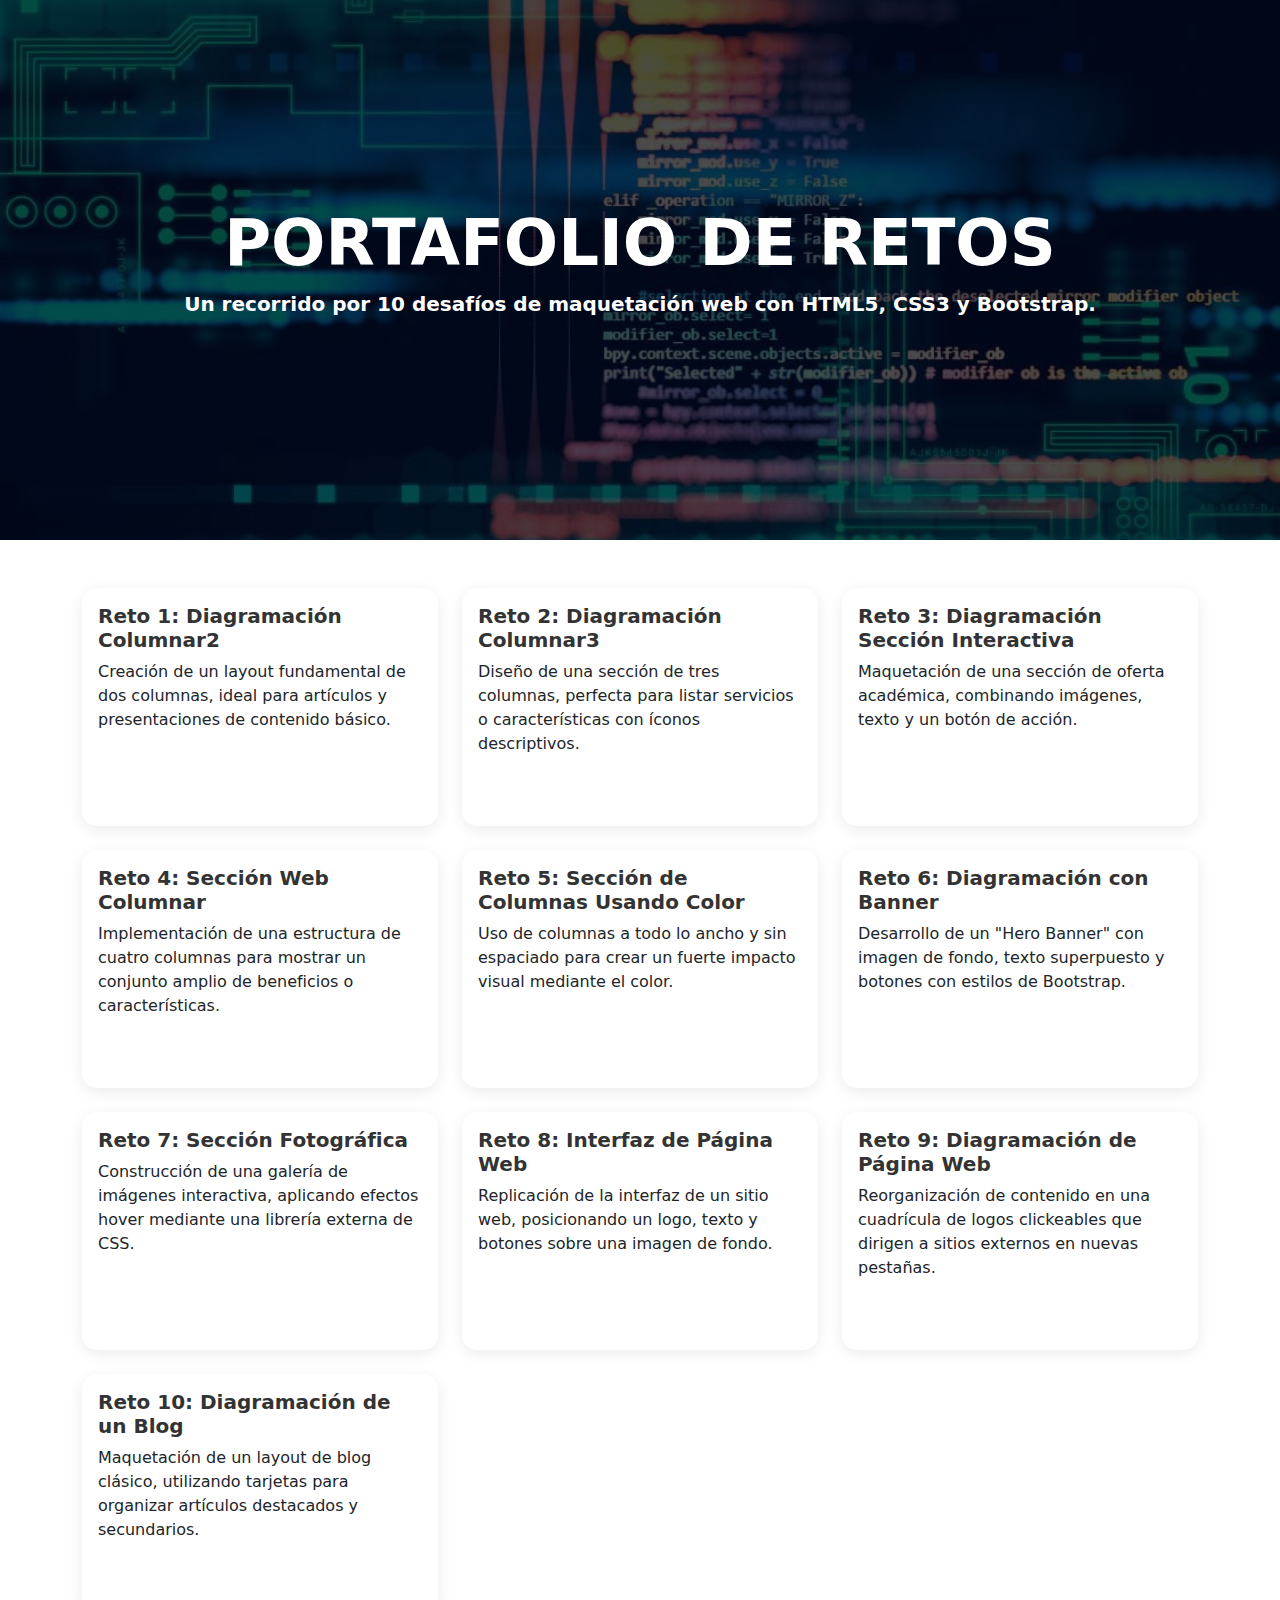
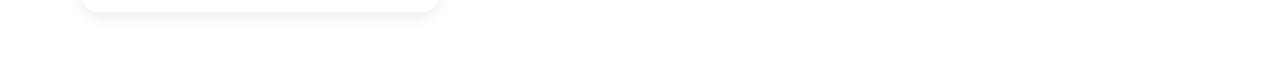
<file: tarea2/index.html>
<!DOCTYPE html>
<html lang="es">
<head>
    <meta charset="UTF-8">
    <meta name="viewport" content="width=device-width, initial-scale=1.0">
    <title>Portafolio de Retos - Johan Soto</title>
    <link rel="icon" href="imagenes/favicon.png">
    <link href="https://cdn.jsdelivr.net/npm/bootstrap@5.3.3/dist/css/bootstrap.min.css" rel="stylesheet">
    <link rel="stylesheet" href="css/estilos.css">
</head>
<body>

    <header class="hero-index d-flex justify-content-center align-items-center text-center">
        <div class="text-white">
            <h1 class="display-3 fw-bold text-uppercase">Portafolio de Retos</h1>
            <p class="lead fw-bold">Un recorrido por 10 desafíos de maquetación web con HTML5, CSS3 y Bootstrap.</p>
        </div>
    </header>

    <section class="container my-5">
        <div class="row">
            <div class="col-lg-4 col-md-6 mb-4">
                <div class="card card-reto h-100">
                    <div class="card-body">
                        <h5 class="card-title">Reto 1: Diagramación Columnar2</h5>
                        <p class="card-text">Creación de un layout fundamental de dos columnas, ideal para artículos y presentaciones de contenido básico.</p>
                        <a href="reto1.html" class="btn btn-primary stretched-link">Ver Reto</a>
                    </div>
                </div>
            </div>
            <div class="col-lg-4 col-md-6 mb-4">
                <div class="card card-reto h-100">
                    <div class="card-body">
                        <h5 class="card-title">Reto 2: Diagramación Columnar3</h5>
                        <p class="card-text">Diseño de una sección de tres columnas, perfecta para listar servicios o características con íconos descriptivos.</p>
                        <a href="reto2.html" class="btn btn-primary stretched-link">Ver Reto</a>
                    </div>
                </div>
            </div>
            <div class="col-lg-4 col-md-6 mb-4">
                <div class="card card-reto h-100">
                    <div class="card-body">
                        <h5 class="card-title">Reto 3: Diagramación Sección Interactiva</h5>
                        <p class="card-text">Maquetación de una sección de oferta académica, combinando imágenes, texto y un botón de acción.</p>
                        <a href="reto3.html" class="btn btn-primary stretched-link">Ver Reto</a>
                    </div>
                </div>
            </div>
            <div class="col-lg-4 col-md-6 mb-4">
                <div class="card card-reto h-100">
                    <div class="card-body">
                        <h5 class="card-title">Reto 4: Sección Web Columnar</h5>
                        <p class="card-text">Implementación de una estructura de cuatro columnas para mostrar un conjunto amplio de beneficios o características.</p>
                        <a href="reto4.html" class="btn btn-primary stretched-link">Ver Reto</a>
                    </div>
                </div>
            </div>
            <div class="col-lg-4 col-md-6 mb-4">
                <div class="card card-reto h-100">
                    <div class="card-body">
                        <h5 class="card-title">Reto 5: Sección de Columnas Usando Color</h5>
                        <p class="card-text">Uso de columnas a todo lo ancho y sin espaciado para crear un fuerte impacto visual mediante el color.</p>
                        <a href="reto5.html" class="btn btn-primary stretched-link">Ver Reto</a>
                    </div>
                </div>
            </div>
            <div class="col-lg-4 col-md-6 mb-4">
                <div class="card card-reto h-100">
                    <div class="card-body">
                        <h5 class="card-title">Reto 6: Diagramación con Banner</h5>
                        <p class="card-text">Desarrollo de un "Hero Banner" con imagen de fondo, texto superpuesto y botones con estilos de Bootstrap.</p>
                        <a href="reto6.html" class="btn btn-primary stretched-link">Ver Reto</a>
                    </div>
                </div>
            </div>
            <div class="col-lg-4 col-md-6 mb-4">
                <div class="card card-reto h-100">
                    <div class="card-body">
                        <h5 class="card-title">Reto 7: Sección Fotográfica</h5>
                        <p class="card-text">Construcción de una galería de imágenes interactiva, aplicando efectos hover mediante una librería externa de CSS.</p>
                        <a href="reto7.html" class="btn btn-primary stretched-link">Ver Reto</a>
                    </div>
                </div>
            </div>
            <div class="col-lg-4 col-md-6 mb-4">
                <div class="card card-reto h-100">
                    <div class="card-body">
                        <h5 class="card-title">Reto 8: Interfaz de Página Web</h5>
                        <p class="card-text">Replicación de la interfaz de un sitio web, posicionando un logo, texto y botones sobre una imagen de fondo.</p>
                        <a href="reto8.html" class="btn btn-primary stretched-link">Ver Reto</a>
                    </div>
                </div>
            </div>
            <div class="col-lg-4 col-md-6 mb-4">
                <div class="card card-reto h-100">
                    <div class="card-body">
                        <h5 class="card-title">Reto 9: Diagramación de Página Web</h5>
                        <p class="card-text">Reorganización de contenido en una cuadrícula de logos clickeables que dirigen a sitios externos en nuevas pestañas.</p>
                        <a href="reto9.html" class="btn btn-primary stretched-link">Ver Reto</a>
                    </div>
                </div>
            </div>
            <div class="col-lg-4 col-md-6 mb-4">
                <div class="card card-reto h-100">
                    <div class="card-body">
                        <h5 class="card-title">Reto 10: Diagramación de un Blog</h5>
                        <p class="card-text">Maquetación de un layout de blog clásico, utilizando tarjetas para organizar artículos destacados y secundarios.</p>
                        <a href="reto10.html" class="btn btn-primary stretched-link">Ver Reto</a>
                    </div>
                </div>
            </div>
        </div>
    </section>

</body>
</html>
</file>
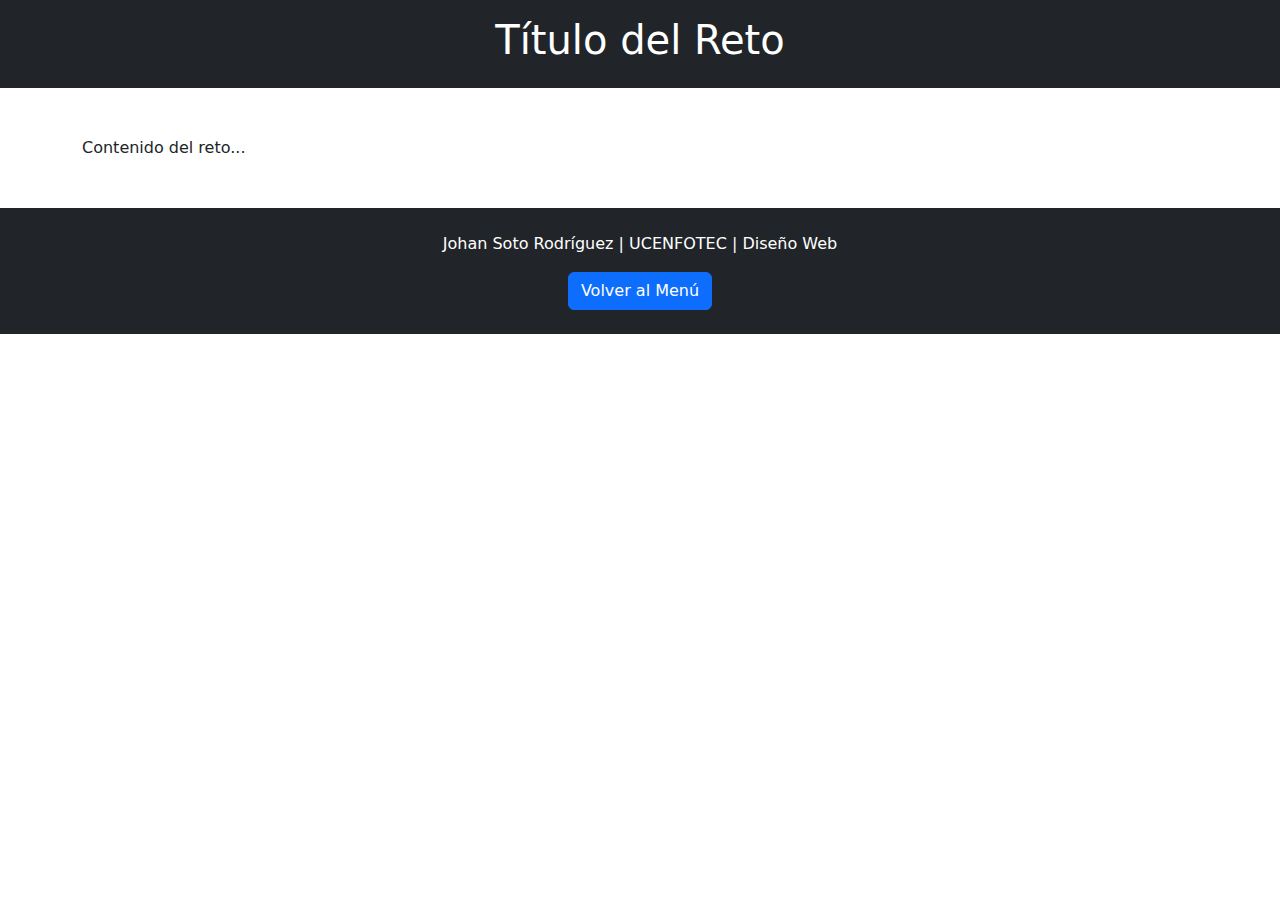
<file: tarea2/plantilla.html>
<!DOCTYPE html>
<html lang="es">
<head>
    <meta charset="UTF-8">
    <meta name="viewport" content="width=device-width, initial-scale=1.0">
    <title>Reto # - [Nombre del Reto]</title>
    <link rel="icon" href="imagenes/favicon.png">
    <link href="https://cdn.jsdelivr.net/npm/bootstrap@5.3.3/dist/css/bootstrap.min.css" rel="stylesheet">
    <link rel="stylesheet" href="css/estilos.css">
</head>

<body>

    <header class="bg-dark p-3 text-center text-white">
        <h1>Título del Reto</h1>
    </header>


    <section class="container my-5">
        
        <p>Contenido del reto...</p>
        
    </section>


    <footer class="bg-dark text-white text-center p-4">
        <p class="mb-0">Johan Soto Rodríguez | UCENFOTEC | Diseño Web</p>
        
        <a href="index.html" class="btn btn-primary mt-3">Volver al Menú</a>
    </footer>


    <script src="https://cdn.jsdelivr.net/npm/bootstrap@5.3.3/dist/js/bootstrap.bundle.min.js"></script>
</body>
</html>
</file>
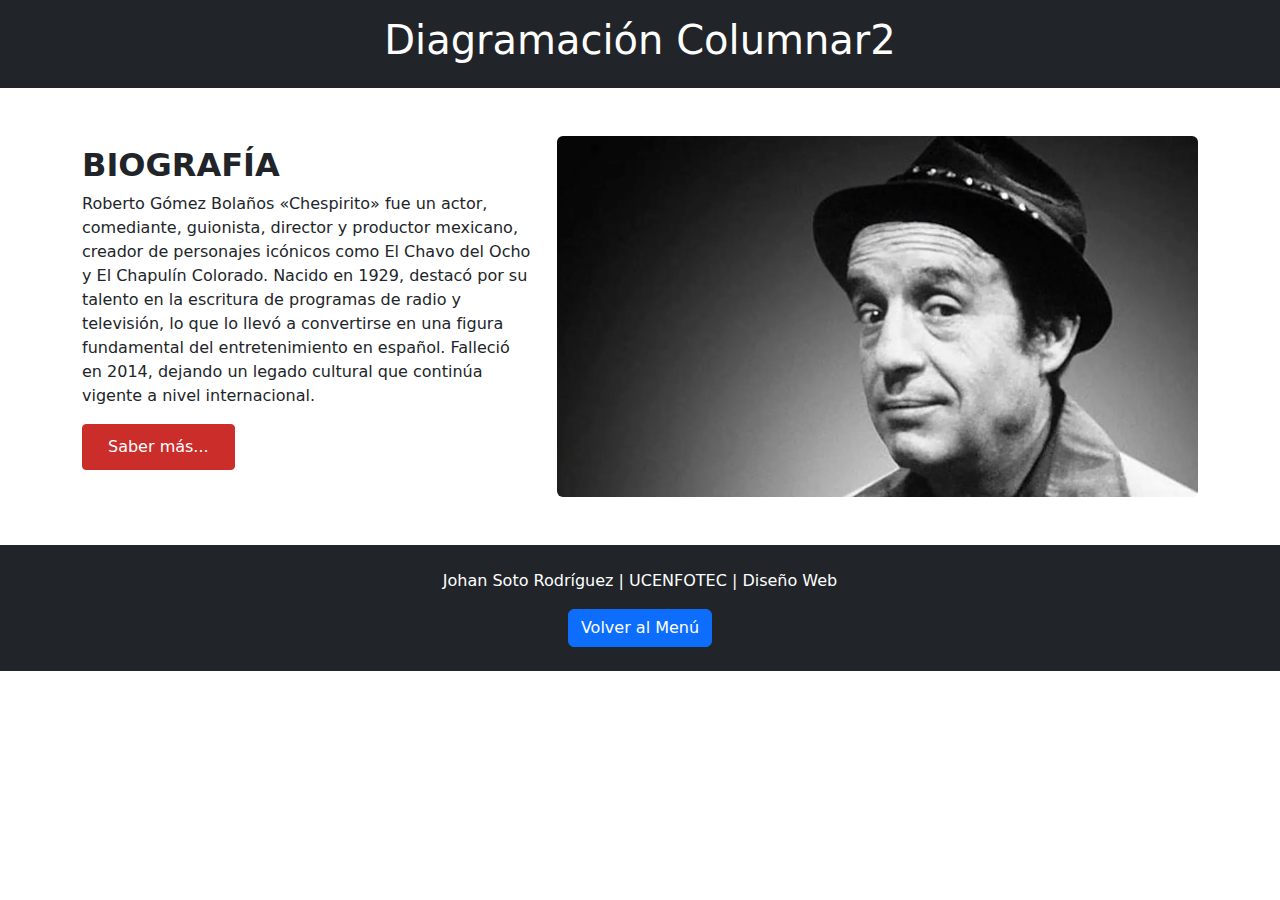
<file: tarea2/reto1.html>
<!DOCTYPE html>
<html lang="es">

<head>
    <meta charset="UTF-8">
    <meta name="viewport" content="width=device-width, initial-scale=1.0">
    <title>Reto 1 - Diagramación Columnar2</title>
    <link rel="icon" href="imagenes/favicon.png">
    <link href="https://cdn.jsdelivr.net/npm/bootstrap@5.3.3/dist/css/bootstrap.min.css" rel="stylesheet">
    <link rel="stylesheet" href="css/estilos.css">
</head>

<body>

    <header class="bg-dark text-white p-3 text-center">
        <h1>Diagramación Columnar2</h1>
    </header>


    <section class="container my-5">

        <div class="row align-items-center">

            <div class="col-md-5">
                <h2 class="text-uppercase fw-bold">Biografía</h2>

                <p>
                    Roberto Gómez Bolaños «Chespirito» fue un actor, comediante, guionista, director y productor mexicano, creador de personajes icónicos como El Chavo del Ocho y El Chapulín Colorado. Nacido en 1929, destacó por su talento en la escritura de programas de radio y televisión, lo que lo llevó a convertirse en una figura fundamental del entretenimiento en español. Falleció en 2014, dejando un legado cultural que continúa vigente a nivel internacional. 
                </p>

                <a href="#" class="btn btn-custom-red mb-3">Saber más...</a>
            </div>

            <div class="col-md-7">
                <img src="imagenes/roberto-gomez-bolanos.webp" class="img-fluid rounded"
                    alt="Chespirito">
            </div>

        </div>

    </section>


    <footer class="bg-dark text-white text-center p-4">
        <p class="mb-0">Johan Soto Rodríguez | UCENFOTEC | Diseño Web</p>

        <a href="index.html" class="btn btn-primary mt-3">Volver al Menú</a>
    </footer>


    <script src="https://cdn.jsdelivr.net/npm/bootstrap@5.3.3/dist/js/bootstrap.bundle.min.js"></script>
</body>

</html>
</file>
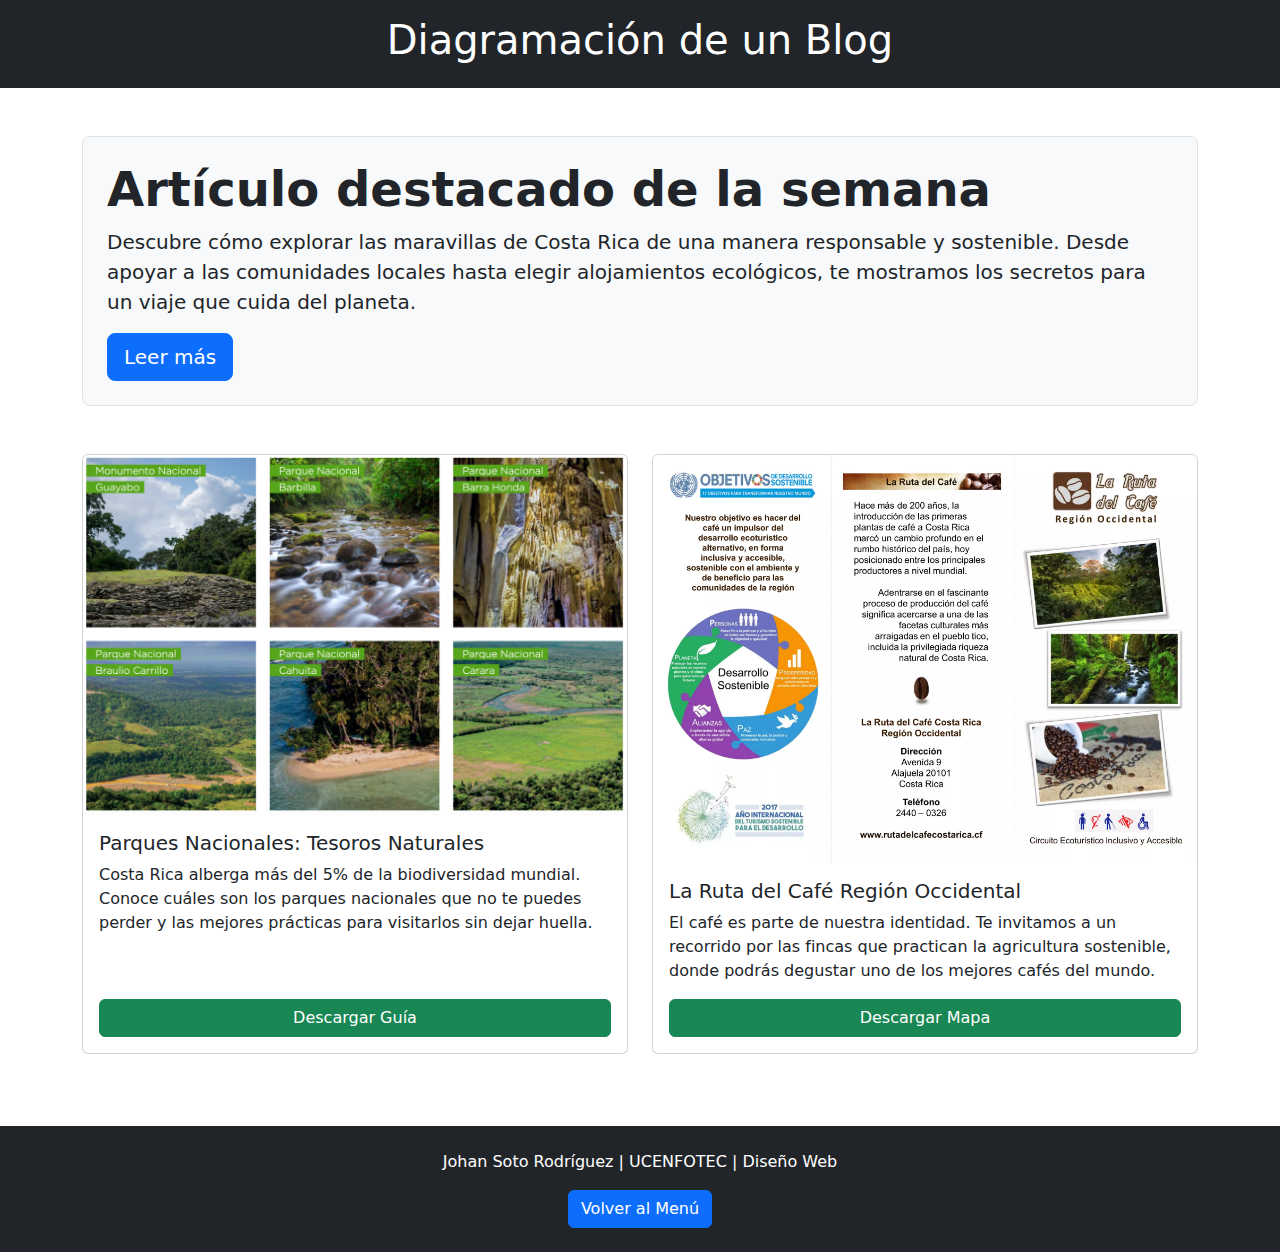
<file: tarea2/reto10.html>
<!DOCTYPE html>
<html lang="es">

<head>
    <meta charset="UTF-8">
    <meta name="viewport" content="width=device-width, initial-scale=1.0">
    <title>Reto 10 - Diagramación de un Blog</title>
    <link rel="icon" href="imagenes/favicon.png">
    <link href="https://cdn.jsdelivr.net/npm/bootstrap@5.3.3/dist/css/bootstrap.min.css" rel="stylesheet">
    <link rel="stylesheet" href="css/estilos.css">
</head>

<body>

    <header class="bg-dark p-3 text-center text-white">
        <h1>Diagramación de un Blog</h1>
    </header>


    <section class="container my-5">

        <div class="p-4 mb-5 bg-light rounded-3 border">
            <h2 class="display-5 fw-bold">Artículo destacado de la semana</h2>
            <p class="fs-5">
                Descubre cómo explorar las maravillas de Costa Rica de una manera responsable y sostenible.
                Desde apoyar a las comunidades locales hasta elegir alojamientos ecológicos, te mostramos
                los secretos para un viaje que cuida del planeta.
            </p>
            <a href="https://ucenfotec.ac.cr/" target="_blank" class="btn btn-primary btn-lg">Leer más</a>
        </div>

        <div class="row">

            <div class="col-md-6 mb-4">
                <div class="card h-100">
                    <img src="imagenes/imagen1.png" class="card-img-top" alt="Parques Nacionale de Costa Rica">
                    <div class="card-body d-flex flex-column">
                        <h5 class="card-title">Parques Nacionales: Tesoros Naturales</h5>
                        <p class="card-text">
                            Costa Rica alberga más del 5% de la biodiversidad mundial. Conoce cuáles son los
                            parques nacionales que no te puedes perder y las mejores prácticas para visitarlos
                            sin dejar huella.
                        </p>
                        <a href="pdf/guía_parques-nacionales.pdf" target="_blank" class="btn btn-success mt-auto">Descargar
                            Guía</a>
                    </div>
                </div>
            </div>

            <div class="col-md-6 mb-4">
                <div class="card h-100">
                    <img src="imagenes/imagen2.webp" class="card-img-top" alt="Plantación de café en Costa Rica">
                    <div class="card-body d-flex flex-column">
                        <h5 class="card-title">La Ruta del Café Región Occidental</h5>
                        <p class="card-text">
                            El café es parte de nuestra identidad. Te invitamos a un recorrido por las fincas
                            que practican la agricultura sostenible, donde podrás degustar uno de los mejores
                            cafés del mundo.
                        </p>
                        <a href="pdf/Mapa de atractivos turísticos.pdf" target="_blank" class="btn btn-success mt-auto">Descargar
                            Mapa</a>
                    </div>
                </div>
            </div>

        </div>
    </section>


    <footer class="bg-dark text-white text-center p-4">
        <p class="mb-0">Johan Soto Rodríguez | UCENFOTEC | Diseño Web</p>

        <a href="index.html" class="btn btn-primary mt-3">Volver al Menú</a>
    </footer>


    <script src="https://cdn.jsdelivr.net/npm/bootstrap@5.3.3/dist/js/bootstrap.bundle.min.js"></script>
</body>

</html>
</file>
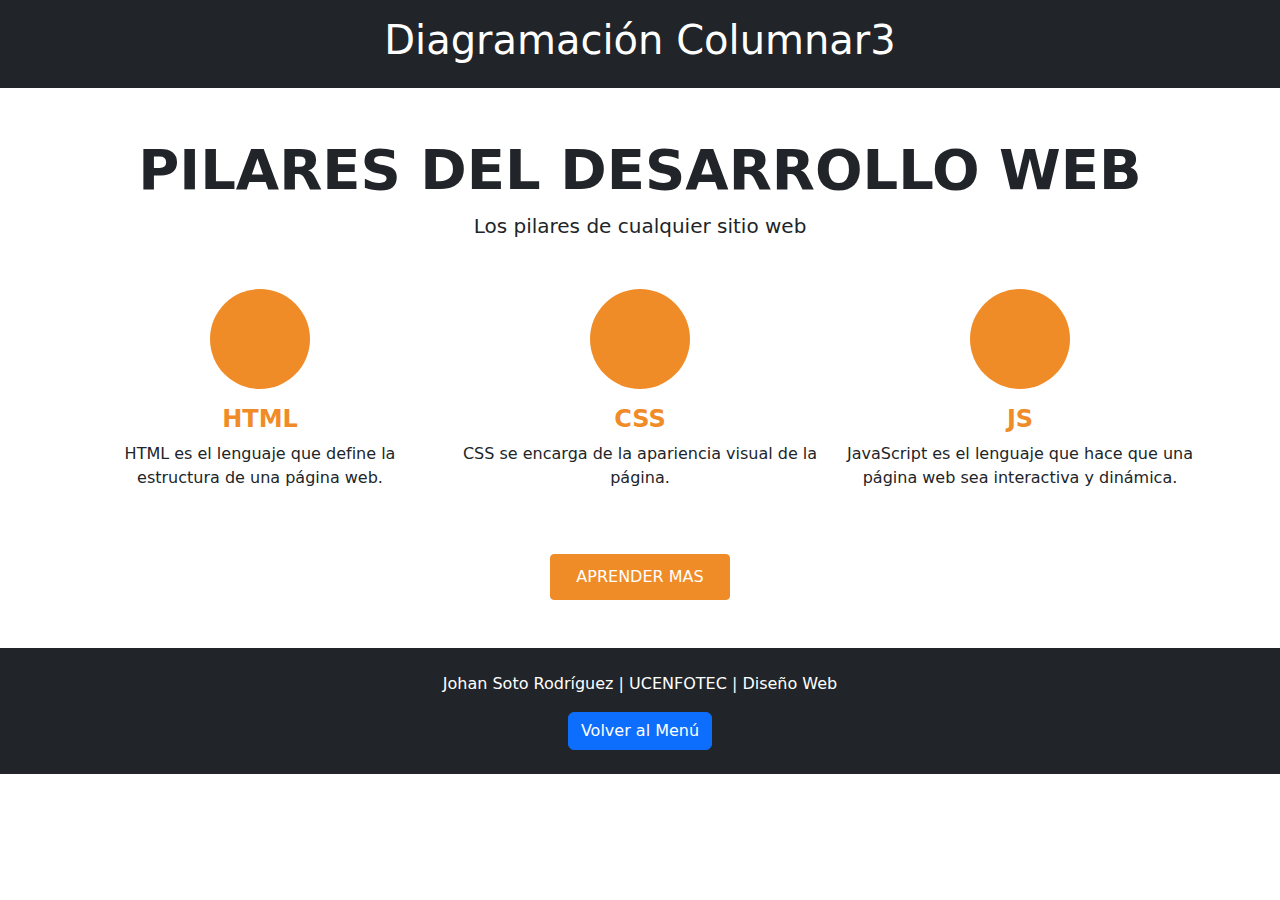
<file: tarea2/reto2.html>
<!DOCTYPE html>
<html lang="es">

<head>
    <meta charset="UTF-8">
    <meta name="viewport" content="width=device-width, initial-scale=1.0">
    <title>Reto 2 - Diagramación Columnar3</title>
    <link rel="icon" href="imagenes/favicon.png">
    <link href="https://cdn.jsdelivr.net/npm/bootstrap@5.3.3/dist/css/bootstrap.min.css" rel="stylesheet">
    <link rel="stylesheet" href="css/estilos.css">
    <link rel="stylesheet" href="https://unicons.iconscout.com/release/v4.0.8/css/line.css">
</head>

<body>

    <header class="bg-dark text-white p-3 text-center">
        <h1>Diagramación Columnar3</h1>
    </header>


    <section class="container my-5 text-center">

        <h2 class="display-4 text-uppercase fw-bold">Pilares del desarrollo web</h2>
        <p class="lead mb-5">Los pilares de cualquier sitio web</p>

        <div class="row">

            <div class="col-lg-4 mb-4">
                <div class="icono-naranja mx-auto mb-3">
                    <i class="uil uil-html5"></i>
                </div>
                <h4 class="fw-bold" style="color: #f08c28;">HTML</h4>
                <p>HTML es el lenguaje que define la estructura de una página web.</p>
            </div>

            <div class="col-lg-4 mb-4">
                <div class="icono-naranja mx-auto mb-3">
                    <i class="uil uil-css3-simple"></i>
                </div>
                <h4 class="fw-bold" style="color: #f08c28;">CSS</h4>
                <p>CSS se encarga de la apariencia visual de la página.</p>
            </div>

            <div class="col-lg-4 mb-4">
                <div class="icono-naranja mx-auto mb-3">
                    <i class="uil uil-java-script"></i>
                </div>
                <h4 class="fw-bold" style="color: #f08c28;">JS</h4>
                <p>JavaScript es el lenguaje que hace que una página web sea interactiva y dinámica.</p>
            </div>

        </div>

        <div class="mt-4">
            <a href="#" class="btn btn-custom-orange text-uppercase">Aprender mas</a>
        </div>

    </section>


    <footer class="bg-dark text-white text-center p-4">
        <p class="mb-0">Johan Soto Rodríguez | UCENFOTEC | Diseño Web</p>

        <a href="index.html" class="btn btn-primary mt-3">Volver al Menú</a>
    </footer>


    <script src="https://cdn.jsdelivr.net/npm/bootstrap@5.3.3/dist/js/bootstrap.bundle.min.js"></script>
</body>

</html>
</file>
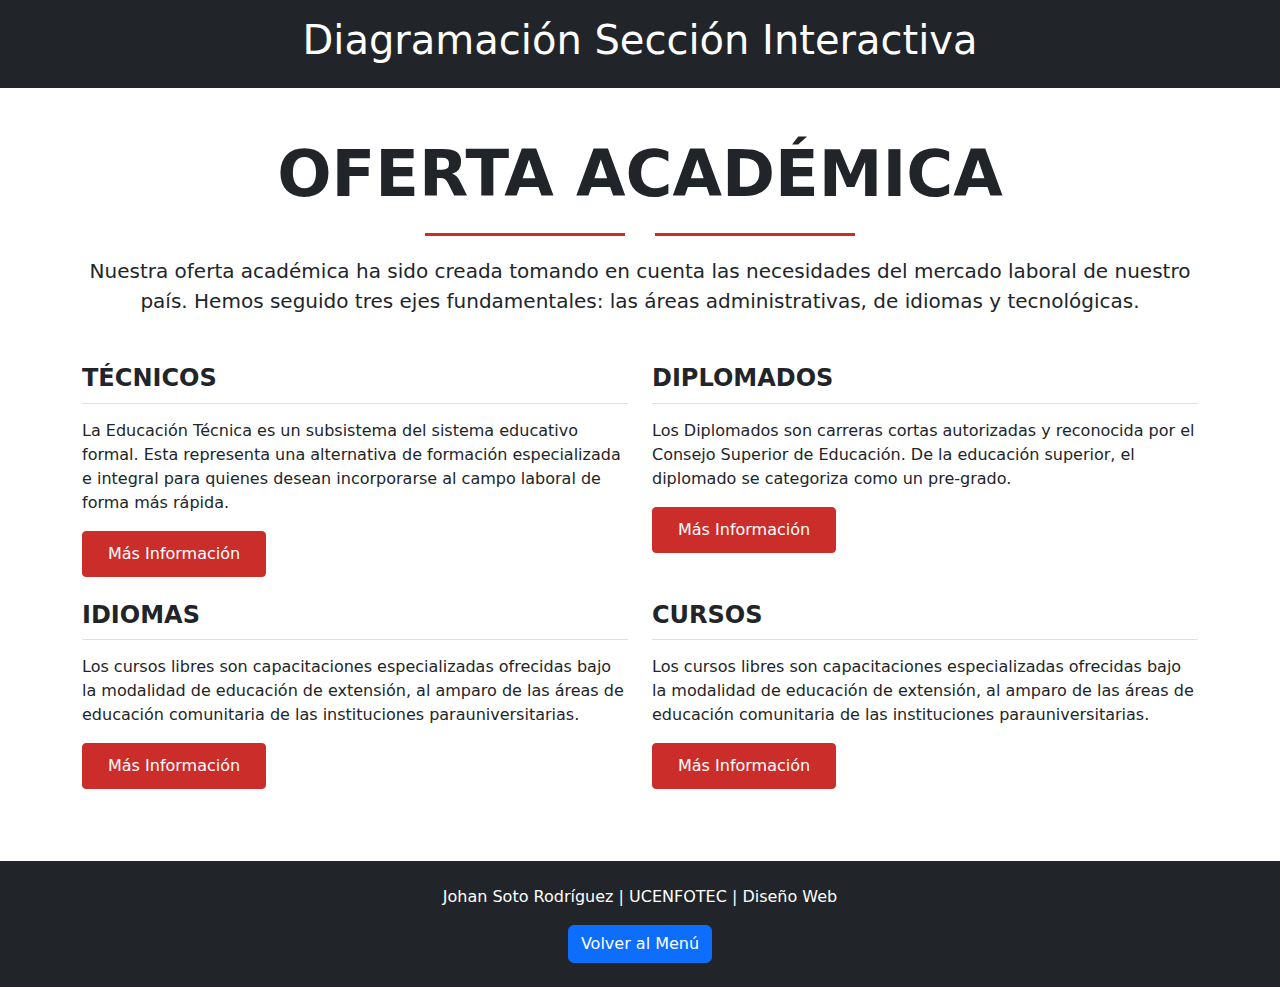
<file: tarea2/reto3.html>
<!DOCTYPE html>
<html lang="es">

<head>
    <meta charset="UTF-8">
    <meta name="viewport" content="width=device-width, initial-scale=1.0">
    <title>Reto 3 - Diagramación Sección Interactiva</title>
    <link rel="icon" href="imagenes/favicon.png">
    <link href="https://cdn.jsdelivr.net/npm/bootstrap@5.3.3/dist/css/bootstrap.min.css" rel="stylesheet">
    <link rel="stylesheet" href="css/estilos.css">
    <link rel="stylesheet" href="https://unicons.iconscout.com/release/v4.0.8/css/line.css">
</head>

<body>

    <header class="bg-dark p-3 text-center text-white">
        <h1>Diagramación Sección Interactiva</h1>
    </header>


    <section class="container my-5">

        <div class="text-center mb-5">
            <h2 class="display-3 text-uppercase fw-bold">Oferta Académica</h2>
            <div class="contenedor-icono-lineas">
                <i class="uil uil-building fs-2 text-muted"></i>
            </div>
            <p class="lead mt-3">
                Nuestra oferta académica ha sido creada tomando en cuenta las necesidades del mercado laboral de nuestro
                país.
                Hemos seguido tres ejes fundamentales: las áreas administrativas, de idiomas y tecnológicas.
            </p>
        </div>

        <div class="row">

            <div class="col-md-6 mb-4">
                <h4 class="text-uppercase titulo-oferta">Técnicos</h4>
                <p>La Educación Técnica es un subsistema del sistema educativo formal. Esta representa una alternativa
                    de formación especializada e integral para quienes desean incorporarse al campo laboral de forma más
                    rápida.</p>
                <a href="https://ucenfotec.ac.cr/tecnicos-cuatrimestrales/" target="_blank" class="btn btn-custom-red">Más Información</a>
            </div>

            <div class="col-md-6 mb-4">
                <h4 class="text-uppercase titulo-oferta">Diplomados</h4>
                <p>Los Diplomados son carreras cortas autorizadas y reconocida por el Consejo Superior de Educación. De
                    la educación superior, el diplomado se categoriza como un pre-grado.</p>
                <a href="https://ucenfotec.ac.cr/tecnicos-agiles/" target="_blank" class="btn btn-custom-red">Más Información</a>
            </div>

            <div class="col-md-6 mb-4">
                <h4 class="text-uppercase titulo-oferta">Idiomas</h4>
                <p>Los cursos libres son capacitaciones especializadas ofrecidas bajo la modalidad de educación de
                    extensión, al amparo de las áreas de educación comunitaria de las instituciones parauniversitarias.
                </p>
                <a href="https://ucenfotec.ac.cr/higher-english-academy-neo/" target="_blank" class="btn btn-custom-red">Más Información</a>
            </div>

            <div class="col-md-6 mb-4">
                <h4 class="text-uppercase titulo-oferta">Cursos</h4>
                <p>Los cursos libres son capacitaciones especializadas ofrecidas bajo la modalidad de educación de
                    extensión, al amparo de las áreas de educación comunitaria de las instituciones parauniversitarias.
                </p>
                <a href="https://ucenfotec.ac.cr/ecommerce/cursos-2/?v=324d8a1d3f81" target="_blank" class="btn btn-custom-red">Más Información</a>
            </div>

        </div>
    </section>


    <footer class="bg-dark text-white text-center p-4">
        <p class="mb-0">Johan Soto Rodríguez | UCENFOTEC | Diseño Web</p>

        <a href="index.html" class="btn btn-primary mt-3">Volver al Menú</a>
    </footer>


    <script src="https://cdn.jsdelivr.net/npm/bootstrap@5.3.3/dist/js/bootstrap.bundle.min.js"></script>
</body>

</html>
</file>
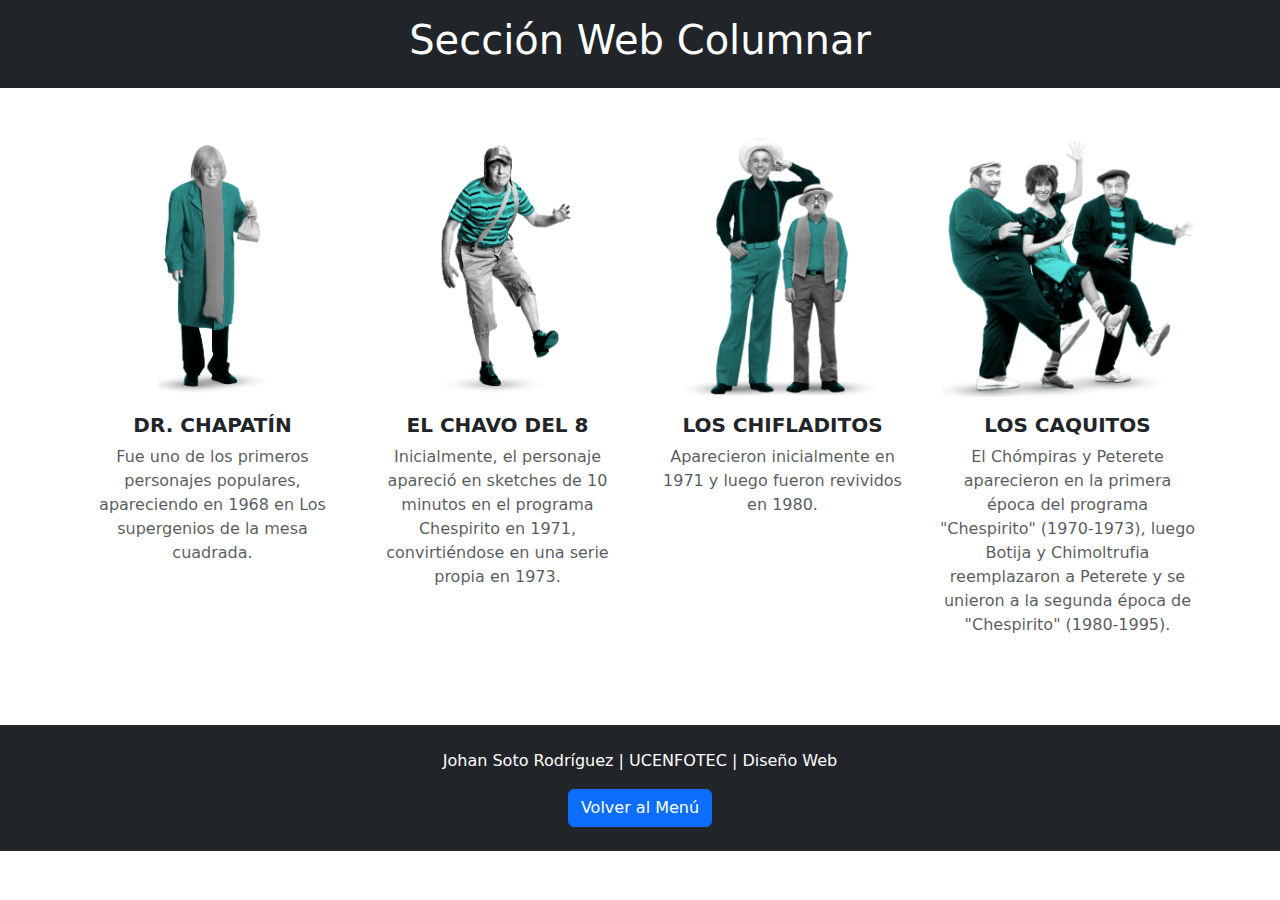
<file: tarea2/reto4.html>
<!DOCTYPE html>
<html lang="es">

<head>
    <meta charset="UTF-8">
    <meta name="viewport" content="width=device-width, initial-scale=1.0">
    <title>Reto 4 - Sección Web Columnar</title>
    <link rel="icon" href="imagenes/favicon.png">
    <link href="https://cdn.jsdelivr.net/npm/bootstrap@5.3.3/dist/css/bootstrap.min.css" rel="stylesheet">
    <link rel="stylesheet" href="css/estilos.css">
</head>

<body>

    <header class="bg-dark p-3 text-center text-white">
        <h1>Sección Web Columnar</h1>
    </header>


    <section class="container my-5 text-center">

        <div></div>

        <div class="row">

            <div class="col-md-3 mb-4">
                <div class="mx-auto mb-3">
                    <img src="imagenes/Dr chapatin.png" alt="Dr. Chapatín" class="img-fluid">
                </div>
                <h5 class="text-uppercase fw-bold">Dr. Chapatín</h5>
                <p class="text-muted">Fue uno de los primeros personajes populares, apareciendo en 1968 en Los supergenios de la mesa cuadrada.</p>
            </div>

            <div class="col-md-3 mb-4">
                <div class="mx-auto mb-3">
                    <img src="imagenes/chavo.png" alt="Chavo" class="img-fluid">
                </div>
                <h5 class="text-uppercase fw-bold">El Chavo del 8</h5>
                <p class="text-muted"> Inicialmente, el personaje apareció en sketches de 10 minutos en el programa Chespirito en 1971, convirtiéndose en una serie propia en 1973.</p>
            </div>

            <div class="col-md-3 mb-4">
                <div class="mx-auto mb-3">
                    <img src="imagenes/chaparron.png" alt="Chifladitos" class="img-fluid">
                </div>
                <h5 class="text-uppercase fw-bold">Los Chifladitos</h5>
                <p class="text-muted">Aparecieron inicialmente en 1971 y luego fueron revividos en 1980.</p>
            </div>

            <div class="col-md-3 mb-4">
                <div class="mx-auto mb-3">
                    <img src="imagenes/chompiras.png" alt="Caquitos" class="img-fluid">
                </div>
                <h5 class="text-uppercase fw-bold">Los Caquitos</h5>
                <p class="text-muted">El Chómpiras y Peterete aparecieron en la primera época del programa "Chespirito" (1970-1973), luego Botija y Chimoltrufia reemplazaron a Peterete y se unieron a la segunda época de "Chespirito" (1980-1995).</p>
            </div>

        </div>
    </section>


    <footer class="bg-dark text-white text-center p-4">
        <p class="mb-0">Johan Soto Rodríguez | UCENFOTEC | Diseño Web</p>

        <a href="index.html" class="btn btn-primary mt-3">Volver al Menú</a>
    </footer>


    <script src="https://cdn.jsdelivr.net/npm/bootstrap@5.3.3/dist/js/bootstrap.bundle.min.js"></script>
</body>

</html>
</file>
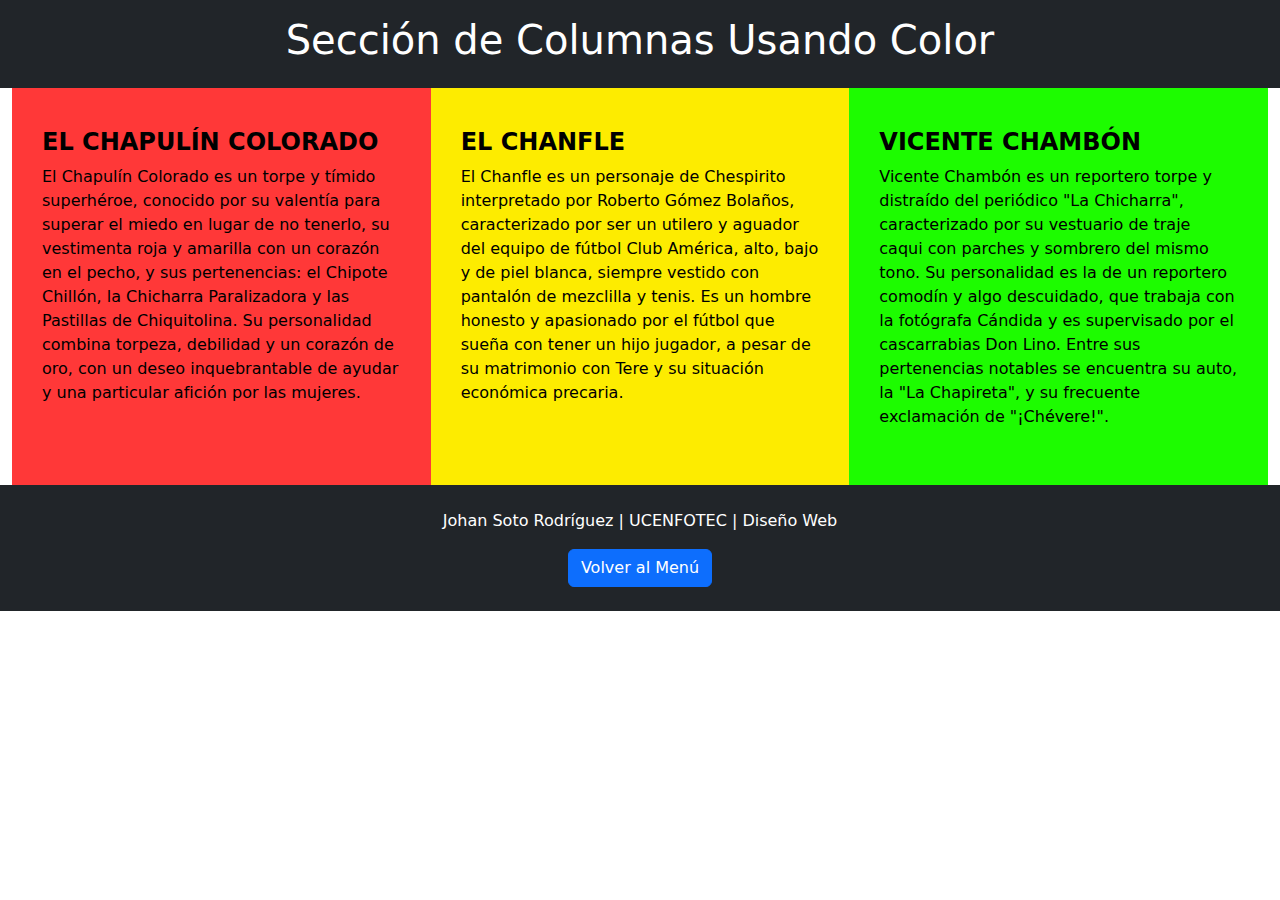
<file: tarea2/reto5.html>
<!DOCTYPE html>
<html lang="es">

<head>
    <meta charset="UTF-8">
    <meta name="viewport" content="width=device-width, initial-scale=1.0">
    <title>Reto 5 - Sección de Columnas Usando Color</title>
    <link rel="icon" href="imagenes/favicon.png">
    <link href="https://cdn.jsdelivr.net/npm/bootstrap@5.3.3/dist/css/bootstrap.min.css" rel="stylesheet">
    <link rel="stylesheet" href="css/estilos.css">
</head>

<body>

    <header class="bg-dark p-3 text-center text-white">
        <h1>Sección de Columnas Usando Color</h1>
    </header>


    <section class="container-fluid">

        <div class="row g-0">

            <div class="col-md-4">
                <div class="col-color col1 text-black">
                    <h4 class="text-uppercase fw-bold">El Chapulín Colorado</h4>
                    <p>El Chapulín Colorado es un torpe y tímido superhéroe, conocido por su valentía para superar el miedo en lugar de no tenerlo, su vestimenta roja y amarilla con un corazón en el pecho, y sus pertenencias: el Chipote Chillón, la Chicharra Paralizadora y las Pastillas de Chiquitolina. Su personalidad combina torpeza, debilidad y un corazón de oro, con un deseo inquebrantable de ayudar y una particular afición por las mujeres.</p>
                </div>
            </div>

            <div class="col-md-4">
                <div class="col-color col2 text-black">
                    <h4 class="text-uppercase fw-bold">El Chanfle</h4>
                    <p>El Chanfle es un personaje de Chespirito interpretado por Roberto Gómez Bolaños, caracterizado por ser un utilero y aguador del equipo de fútbol Club América, alto, bajo y de piel blanca, siempre vestido con pantalón de mezclilla y tenis. Es un hombre honesto y apasionado por el fútbol que sueña con tener un hijo jugador, a pesar de su matrimonio con Tere y su situación económica precaria.</p>
                </div>
            </div>

            <div class="col-md-4">
                <div class="col-color col3 text-black">
                    <h4 class="text-uppercase fw-bold">Vicente Chambón</h4>
                    <p>Vicente Chambón es un reportero torpe y distraído del periódico "La Chicharra", caracterizado por su vestuario de traje caqui con parches y sombrero del mismo tono. Su personalidad es la de un reportero comodín y algo descuidado, que trabaja con la fotógrafa Cándida y es supervisado por el cascarrabias Don Lino. Entre sus pertenencias notables se encuentra su auto, la "La Chapireta", y su frecuente exclamación de "¡Chévere!".</p>
                </div>
            </div>

        </div>
    </section>


    <footer class="bg-dark text-white text-center p-4">
        <p class="mb-0">Johan Soto Rodríguez | UCENFOTEC | Diseño Web</p>

        <a href="index.html" class="btn btn-primary mt-3">Volver al Menú</a>
    </footer>


    <script src="https://cdn.jsdelivr.net/npm/bootstrap@5.3.3/dist/js/bootstrap.bundle.min.js"></script>
</body>

</html>
</file>
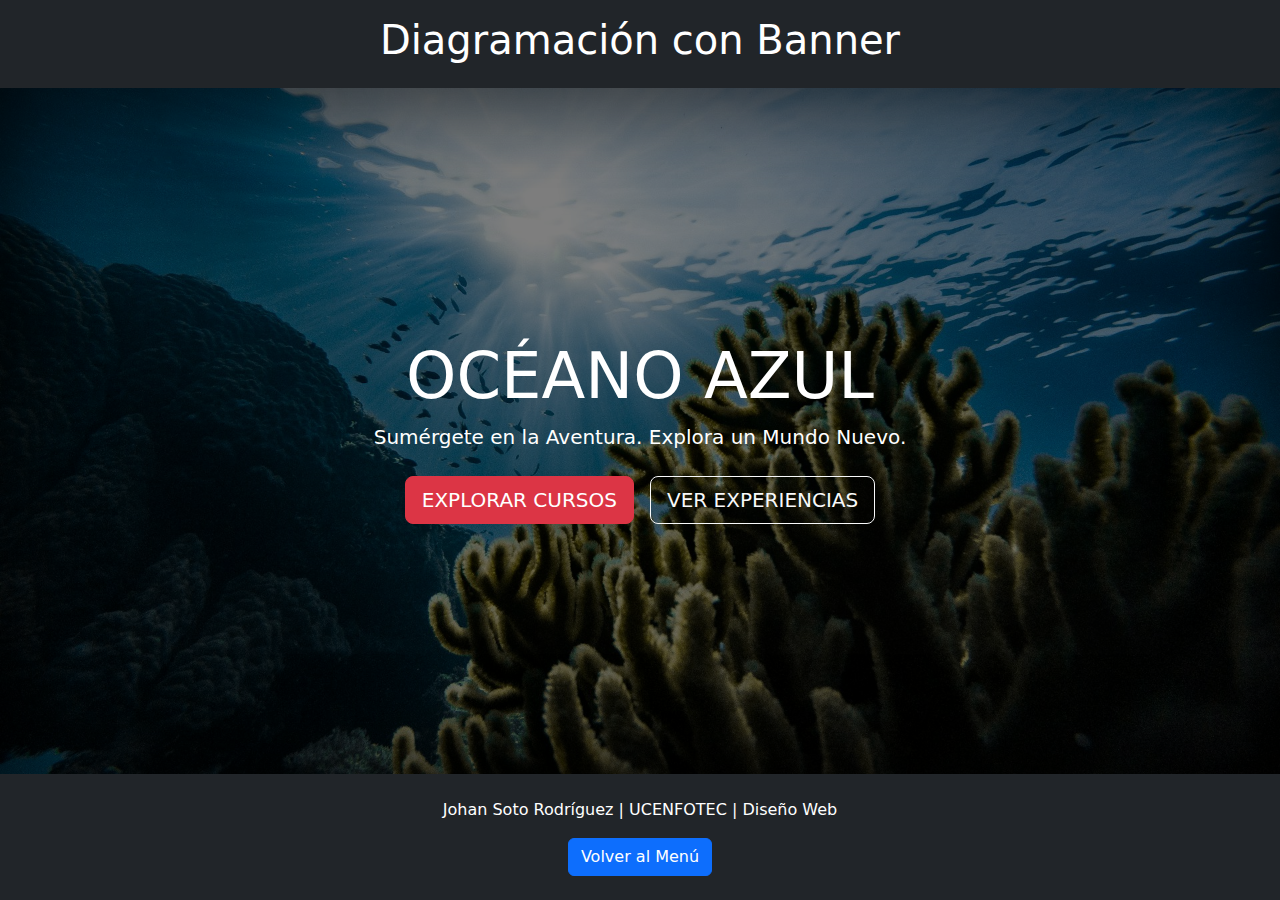
<file: tarea2/reto6.html>
<!DOCTYPE html>
<html lang="es">

<head>
    <meta charset="UTF-8">
    <meta name="viewport" content="width=device-width, initial-scale=1.0">
    <title>Reto 6 - Diagramación con Banner</title>
    <link rel="icon" href="imagenes/favicon.png">
    <link href="https://cdn.jsdelivr.net/npm/bootstrap@5.3.3/dist/css/bootstrap.min.css" rel="stylesheet">
    <link rel="stylesheet" href="css/estilos.css">
</head>

<body class="d-flex flex-column min-vh-100">

    <header class="bg-dark p-3 text-center text-white">
        <h1>Diagramación con Banner</h1>
    </header>

    <section class="banner-reto6 d-flex justify-content-center align-items-center flex-grow-1">
        <div class="text-center text-white">
            <h2 class="display-3 text-uppercase">Océano Azul</h2>
            <p class="lead fw-light mb-4">Sumérgete en la Aventura. Explora un Mundo Nuevo.</p>

            <div class="d-flex flex-column flex-md-row justify-content-center align-items-center">
                <a href="#" class="btn btn-danger btn-lg mb-2 mb-md-0 me-md-3">EXPLORAR CURSOS</a>

                <a href="#" class="btn btn-outline-light btn-lg">VER EXPERIENCIAS</a>
            </div>
        </div>
    </section>

    <footer class="bg-dark text-white text-center p-4">
        <p class="mb-0">Johan Soto Rodríguez | UCENFOTEC | Diseño Web</p>
        <a href="index.html" class="btn btn-primary mt-3">Volver al Menú</a>
    </footer>

    <script src="https://cdn.jsdelivr.net/npm/bootstrap@5.3.3/dist/js/bootstrap.bundle.min.js"></script>
</body>

</html>
</file>
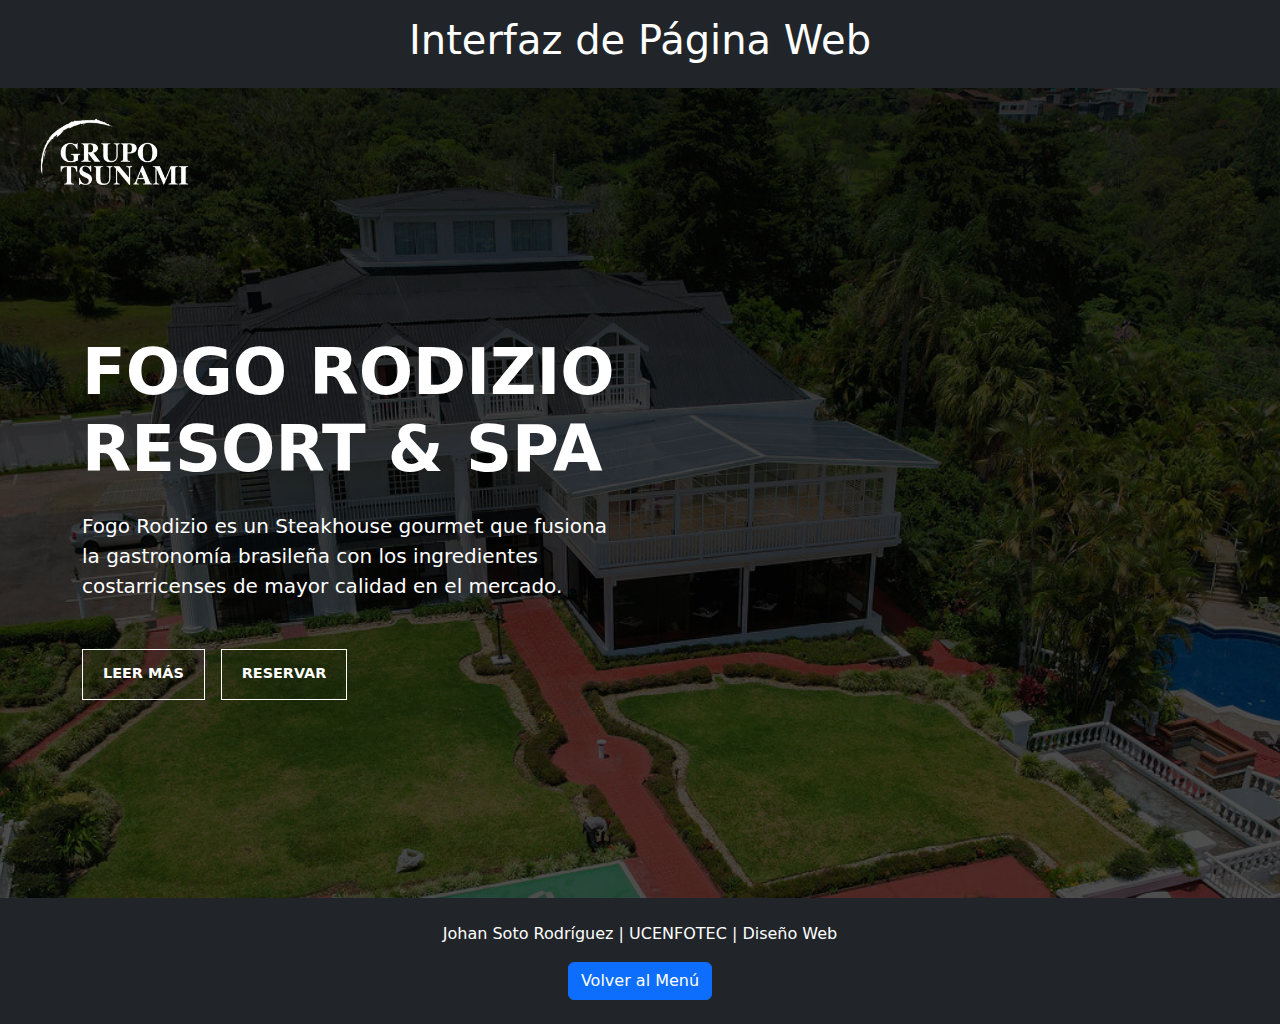
<file: tarea2/reto8.html>
<!DOCTYPE html>
<html lang="es">

<head>
    <meta charset="UTF-8">
    <meta name="viewport" content="width=device-width, initial-scale=1.0">
    <title>Reto 8 - Interfaz de Página Web</title>
    <link rel="icon" href="imagenes/favicon.png">
    <link href="https://cdn.jsdelivr.net/npm/bootstrap@5.3.3/dist/css/bootstrap.min.css" rel="stylesheet">
    <link rel="stylesheet" href="css/estilos.css">
    <link rel="stylesheet" href="https://unicons.iconscout.com/release/v4.0.8/css/line.css">
</head>

<body class="d-flex flex-column min-vh-100">

    <header class="bg-dark p-3 text-center text-white">
        <h1>Interfaz de Página Web</h1>
    </header>


    <section class="banner-reto8 d-flex align-items-center">

        <div class="logo-reto8">
            <img src="imagenes/logoTsunami.png" alt="Logo Grupo Tsunami">
        </div>

        <div class="container">
            <div class="row">
                <div class="col-lg-6 col-md-8">
                    <div class="text-white">
                        <h2 class="display-3 fw-bold pt-5">FOGO RODIZIO<br>RESORT & SPA</h2>
                        <p class="my-4 fs-5">
                            Fogo Rodizio es un Steakhouse gourmet que fusiona la gastronomía brasileña con los
                            ingredientes costarricenses de mayor calidad en el mercado.
                        </p>

                        <div class="d-flex flex-column flex-sm-row mt-5">
                            <a href="#" class="btn-reto8 me-sm-3 mb-3 mb-sm-0">
                                LEER MÁS <i class="uil uil-arrow-right"></i>
                            </a>
                            <a href="#" class="btn-reto8">
                                RESERVAR <i class="uil uil-arrow-right"></i>
                            </a>
                        </div>
                    </div>
                </div>
            </div>
        </div>
    </section>


    <footer class="bg-dark text-white text-center p-4">
        <p class="mb-0">Johan Soto Rodríguez | UCENFOTEC | Diseño Web</p>

        <a href="index.html" class="btn btn-primary mt-3">Volver al Menú</a>
    </footer>


    <script src="https://cdn.jsdelivr.net/npm/bootstrap@5.3.3/dist/js/bootstrap.bundle.min.js"></script>
</body>

</html>
</file>
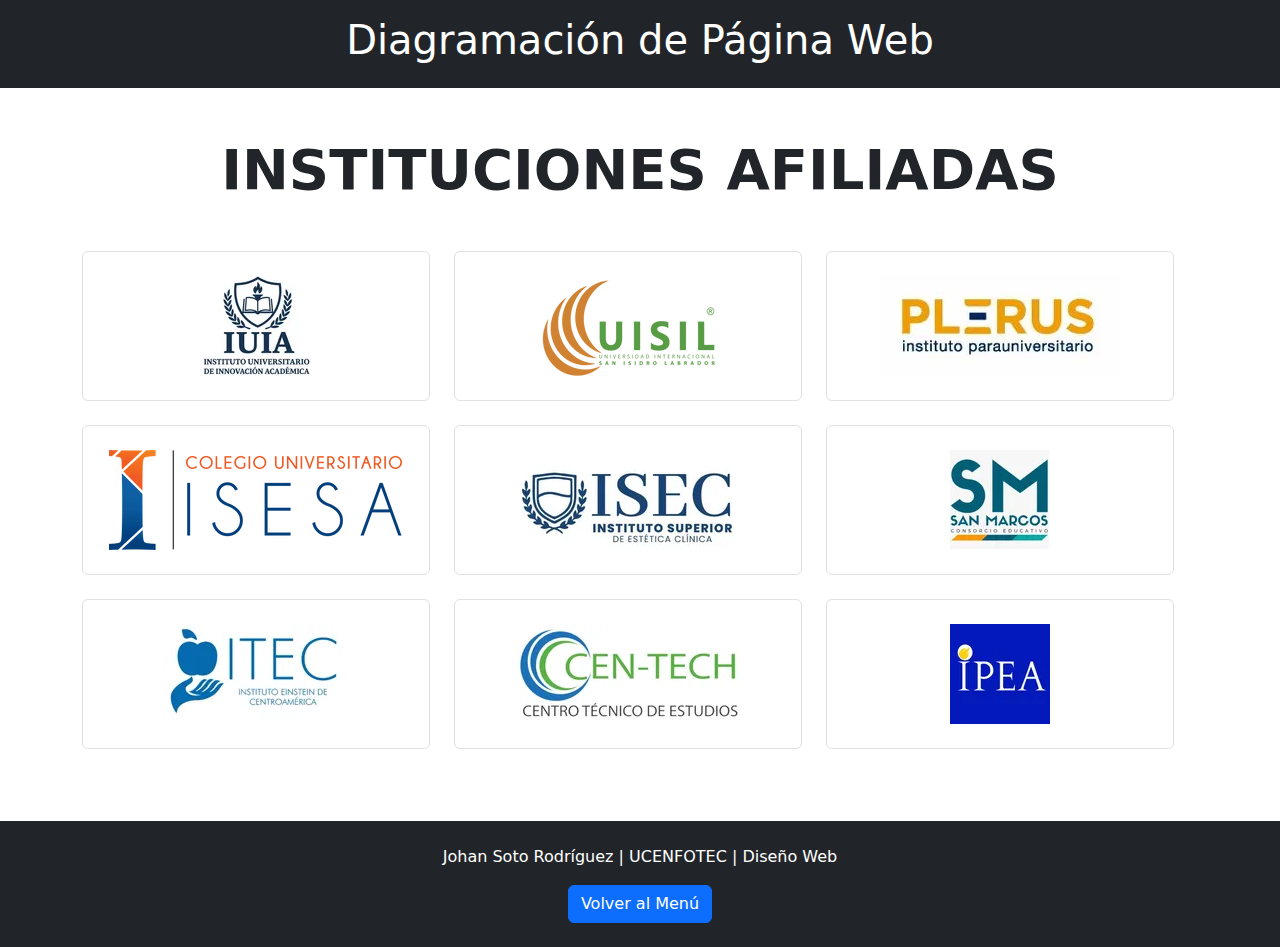
<file: tarea2/reto9.html>
<!DOCTYPE html>
<html lang="es">

<head>
    <meta charset="UTF-8">
    <meta name="viewport" content="width=device-width, initial-scale=1.0">
    <title>Reto 9 - Diagramación de Página Web</title>
    <link rel="icon" href="imagenes/favicon.png">
    <link href="https://cdn.jsdelivr.net/npm/bootstrap@5.3.3/dist/css/bootstrap.min.css" rel="stylesheet">
    <link rel="stylesheet" href="css/estilos.css">
</head>

<body>

    <header class="bg-dark p-3 text-center text-white">
        <h1>Diagramación de Página Web</h1>
    </header>


    <section class="container my-5">

        <div class="text-center mb-5">
            <h2 class="display-4 text-uppercase fw-bold">Instituciones Afiliadas</h2>
        </div>

        <div class="row">
            <div class="row mb-4">
                <div class="col-md-4">
                    <a href="https://sites.google.com/view/institutouniversitariodeinnova/oferta-acad%C3%A9mica" target="_blank" class="card-logo-link">
                        <div class="card h-100 p-4 d-flex justify-content-center align-items-center">
                            <img src="imagenes/logo1.webp" alt="Logo IUIA" class="img-fluid">
                        </div>
                    </a>
                </div>
                <div class="col-md-4">
                    <a href="https://uisil.ac.cr/" target="_blank" class="card-logo-link">
                        <div class="card h-100 p-4 d-flex justify-content-center align-items-center">
                            <img src="imagenes/logo2.webp" alt="Logo UISIL" class="img-fluid">
                        </div>
                    </a>
                </div>
                <div class="col-md-4">
                    <a href="https://plerus.ac.cr/" target="_blank" class="card-logo-link">
                        <div class="card h-100 p-4 d-flex justify-content-center align-items-center">
                            <img src="imagenes/logo3.webp" alt="Logo PLERUS" class="img-fluid">
                        </div>
                    </a>
                </div>
            </div>

            <div class="row mb-4">
                <div class="col-md-4">
                    <a href="https://isesa.ac.cr/" target="_blank" class="card-logo-link">
                        <div class="card h-100 p-4 d-flex justify-content-center align-items-center">
                            <img src="imagenes/logo4.webp" alt="Logo ISESA" class="img-fluid">
                        </div>
                    </a>
                </div>
                <div class="col-md-4">
                    <a href="https://iseccr.org/es/" target="_blank" class="card-logo-link">
                        <div class="card h-100 p-4 d-flex justify-content-center align-items-center">
                            <img src="imagenes/logo5.webp" alt="Logo ISEC" class="img-fluid">
                        </div>
                    </a>
                </div>
                <div class="col-md-4">
                    <a href="https://academiasanmarcos.com/" target="_blank" class="card-logo-link">
                        <div class="card h-100 p-4 d-flex justify-content-center align-items-center">
                            <img src="imagenes/logo6.webp" alt="Logo San Marcos" class="img-fluid">
                        </div>
                    </a>
                </div>
            </div>

            <div class="row mb-4">
                <div class="col-md-4">
                    <a href="https://www.itecinstituto.com/inicio/index.html" target="_blank" class="card-logo-link">
                        <div class="card h-100 p-4 d-flex justify-content-center align-items-center">
                            <img src="imagenes/logo7.webp" alt="Logo ITEC" class="img-fluid">
                        </div>
                    </a>
                </div>
                <div class="col-md-4">
                    <a href="https://centechcr.com/" target="_blank" class="card-logo-link">
                        <div class="card h-100 p-4 d-flex justify-content-center align-items-center">
                            <img src="imagenes/logo8.webp" alt="Logo CEN-TECH" class="img-fluid">
                        </div>
                    </a>
                </div>
                <div class="col-md-4">
                    <a href="https://www.ipeacr.com/" target="_blank" class="card-logo-link">
                        <div class="card h-100 p-4 d-flex justify-content-center align-items-center">
                            <img src="imagenes/logo9.webp" alt="Logo IPEA" class="img-fluid">
                        </div>
                    </a>
                </div>
            </div>
        </div>
    </section>


    <footer class="bg-dark text-white text-center p-4">
        <p class="mb-0">Johan Soto Rodríguez | UCENFOTEC | Diseño Web</p>

        <a href="index.html" class="btn btn-primary mt-3">Volver al Menú</a>
    </footer>


    <script src="https://cdn.jsdelivr.net/npm/bootstrap@5.3.3/dist/js/bootstrap.bundle.min.js"></script>
</body>

</html>
</file>
<file: tarea2/css/estilos.css>
/* ESTILOS INDEX */

.hero-index {
    height: 60vh; 
    background-image: url('../imagenes/banner-index.jpg'); 
    background-size: cover;
    background-position: center;
    background-color: rgba(0, 0, 0, 0.7); 
    background-blend-mode: multiply;
}

.card-reto {
    border: none;
    border-radius: 15px;
    box-shadow: 0 4px 15px rgba(0,0,0,0.08);
    transition: transform 0.3s ease, box-shadow 0.3s ease;
}

.card-reto:hover {
    transform: translateY(-10px); 
    box-shadow: 0 10px 25px rgba(0,0,0,0.15); 
}

.card-reto .card-title {
    font-weight: bold;
    color: #333;
}

.card-reto .btn {
    opacity: 0; 
    transform: translateY(10px);
    transition: opacity 0.3s ease, transform 0.3s ease;
}

.card-reto:hover .btn {
    opacity: 1; 
    transform: translateY(0);
}


/* ESTILOS PARA EL RETO 1 */

.reto1-titulo {
    font-family: serif;
}

.btn-custom-red {
    background-color: #cb2d2a;
    border-color: #cb2d2a;
    color: white;
    font-weight: 500;
    padding: 10px 25px;
    border-radius: 4px;
}

.btn-custom-red:hover {
    background-color: #a92522;
    border-color: #a92522;
    color: white;
}


/* ESTILOS PARA EL RETO 2 */

.icono-naranja {
    background-color: #f08c28;
    width: 100px;
    height: 100px;
    border-radius: 50%;
    display: flex;
    justify-content: center;
    align-items: center;
}

.icono-naranja i {
    color: white; 
    font-size: 50px; 
}

.btn-custom-orange {
    background-color: #f08c28;
    border-color: #f08c28;
    color: white;
    font-weight: 500;
    padding: 10px 25px;
    border-radius: 4px;
}

.btn-custom-orange:hover {
    background-color: #000000;
    border-color: #000000;
    color: white;
}


/* ESTILOS PARA EL RETO 3 */

.titulo-oferta {
    padding-bottom: 10px; 
    border-bottom: 1px solid #e0e0e0; 
    margin-bottom: 15px; 
    font-weight: bold;
}

.contenedor-icono-lineas {
    display: flex; 
    align-items: center;
    justify-content: center;
    margin: 20px 0; 
}

.contenedor-icono-lineas::before,
.contenedor-icono-lineas::after {
    content: ''; 
    flex-grow: 1; 
    height: 3px; 
    background-color: #cb2d2a; 
    max-width: 200px; 
}

.contenedor-icono-lineas i {
    color: #cb2d2a; 
    margin: 0 15px; 
}


/* ESTILOS PARA EL RETO 5 */

.col-color {
    padding: 40px 30px;
    color: white;
    height: 100%;
}

.col1 {
    background-color: #ff0000c7;
}

.col2 {
    background-color: #fdec00;
}

.col3 {
    background-color: #1dfc00;
}


/* ESTILOS PARA EL RETO 6 */

.banner-reto6 {
    position: relative;
    background-image: url('../imagenes/banner1.jpg');
    background-size: cover;
    background-position: center;
    background-color: rgba(40, 40, 40, 0.6);
    background-blend-mode: multiply;
    box-shadow: inset 0 0 100px rgba(0, 0, 0, 0.7);
}


/* ESTILOS PARA EL RETO 7 */

.galeria-molde > figure {
    aspect-ratio: 4 / 3; 
    overflow: hidden;
    width: 100%;
    height: 100%;
    margin: 0; 
}

.galeria-molde > figure > img {
    width: 100%;
    height: 100%;
    object-fit: cover; 
}

.galeria-molde > figure > figcaption {
    background-color: rgba(79, 23, 209, 0.7);
    color: white;
}


/* ESTILOS PARA EL RETO 8 */

.banner-reto8 {
    position: relative;
    height: 90vh;
    background-image: url('../imagenes/banner2.jpg');
    background-size: cover;
    background-position: center;
    background-color: rgba(0, 0, 0, 0.4);
    background-blend-mode: multiply;
}

.logo-reto8 {
    position: absolute;
    top: 30px;
    left: 40px;
}

.logo-reto8 img {
    width: 150px;
}

.btn-reto8 {
    display: inline-block;
    padding: 10px 20px;
    border: 1px solid white;
    color: white;
    text-decoration: none;
    text-transform: uppercase;
    font-size: 0.9rem;
    font-weight: bold;
    transition: background-color 0.3s ease, color 0.3s ease;
}

.btn-reto8:hover {
    background-color: white;
    color: black;
}

.btn-reto8 i {
    vertical-align: middle;
    font-size: 1.2rem;
}


/* ESTILOS PARA EL RETO 9 */

.card-logo-link {
    text-decoration: none;
}

.card-logo-link .card {
    transition: transform 0.3s ease, box-shadow 0.3s ease; 
    border: 1px solid #e0e0e0; 
}

.card-logo-link:hover .card {
    transform: translateY(-10px); 
    box-shadow: 0 8px 20px rgba(0,0,0,0.12); 
}

.card-logo-link .card img {
    max-height: 100px; 
    width: auto; 
}
</file>
